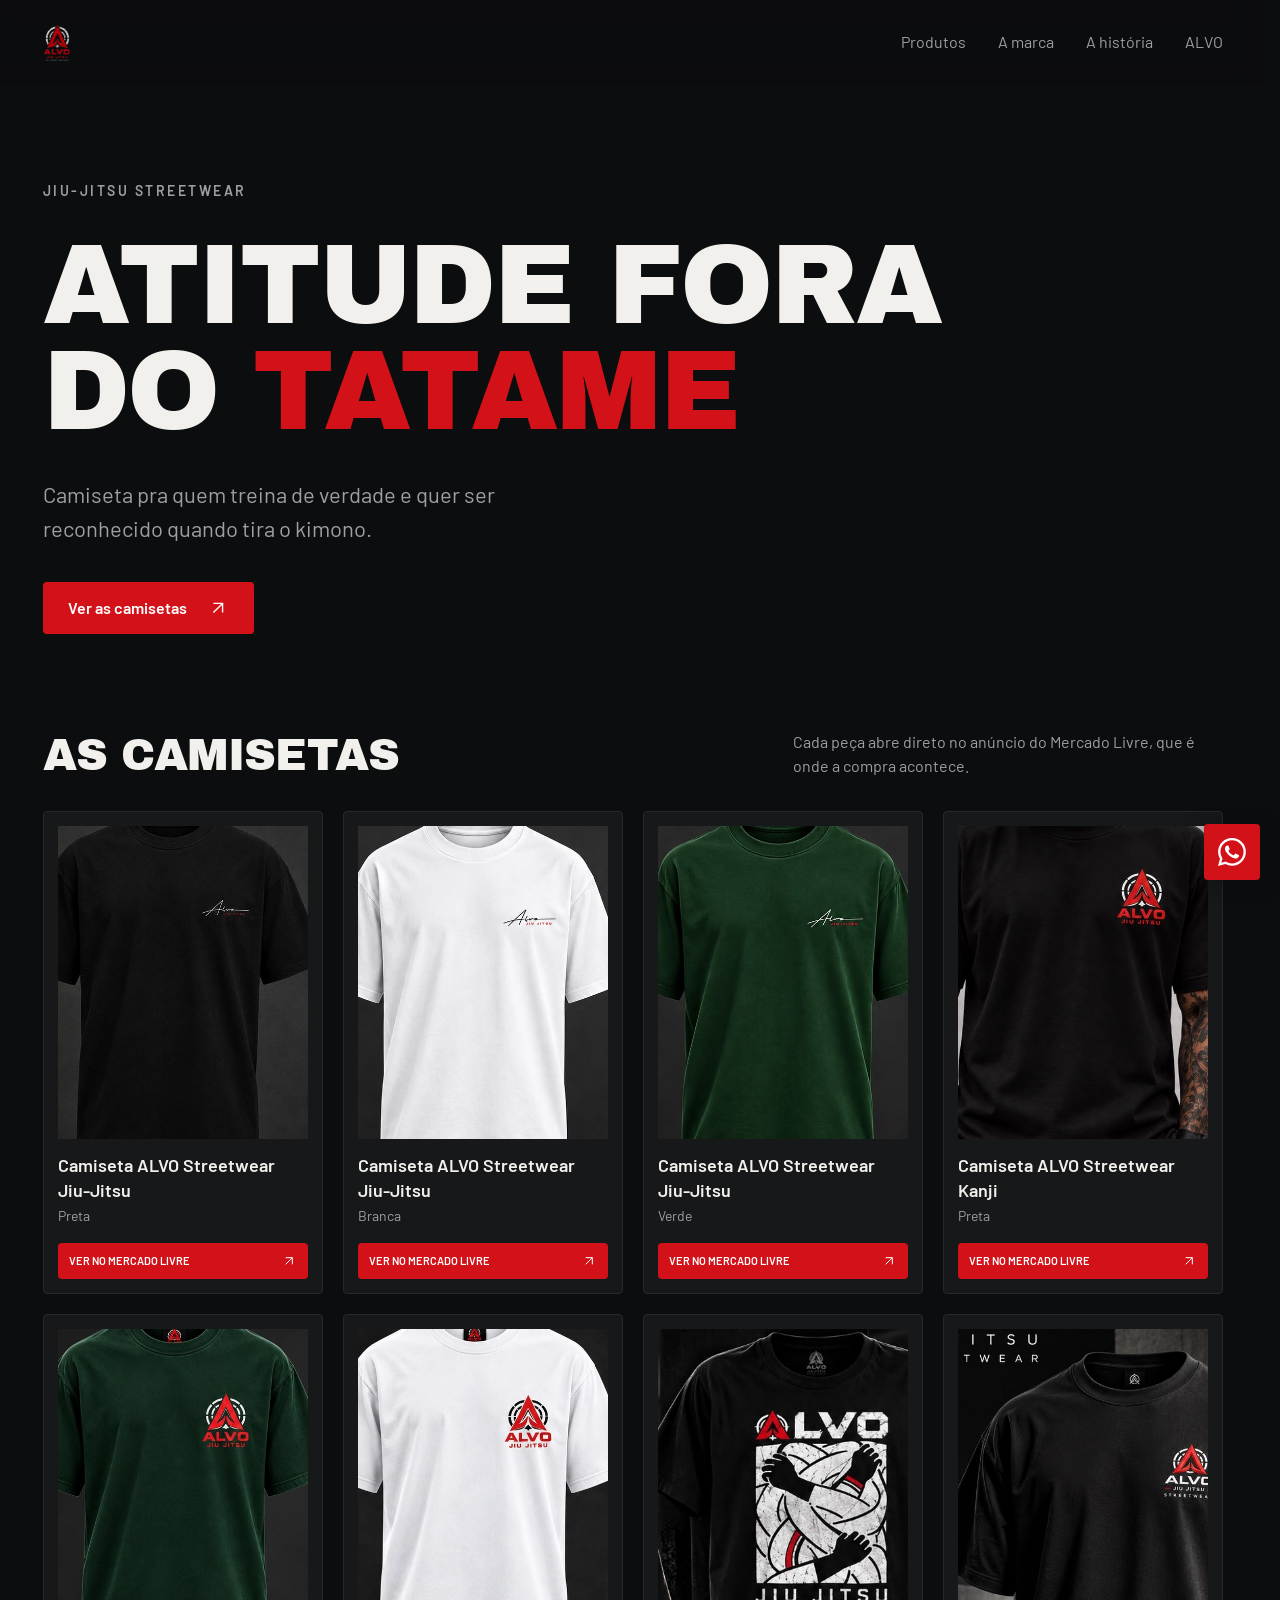
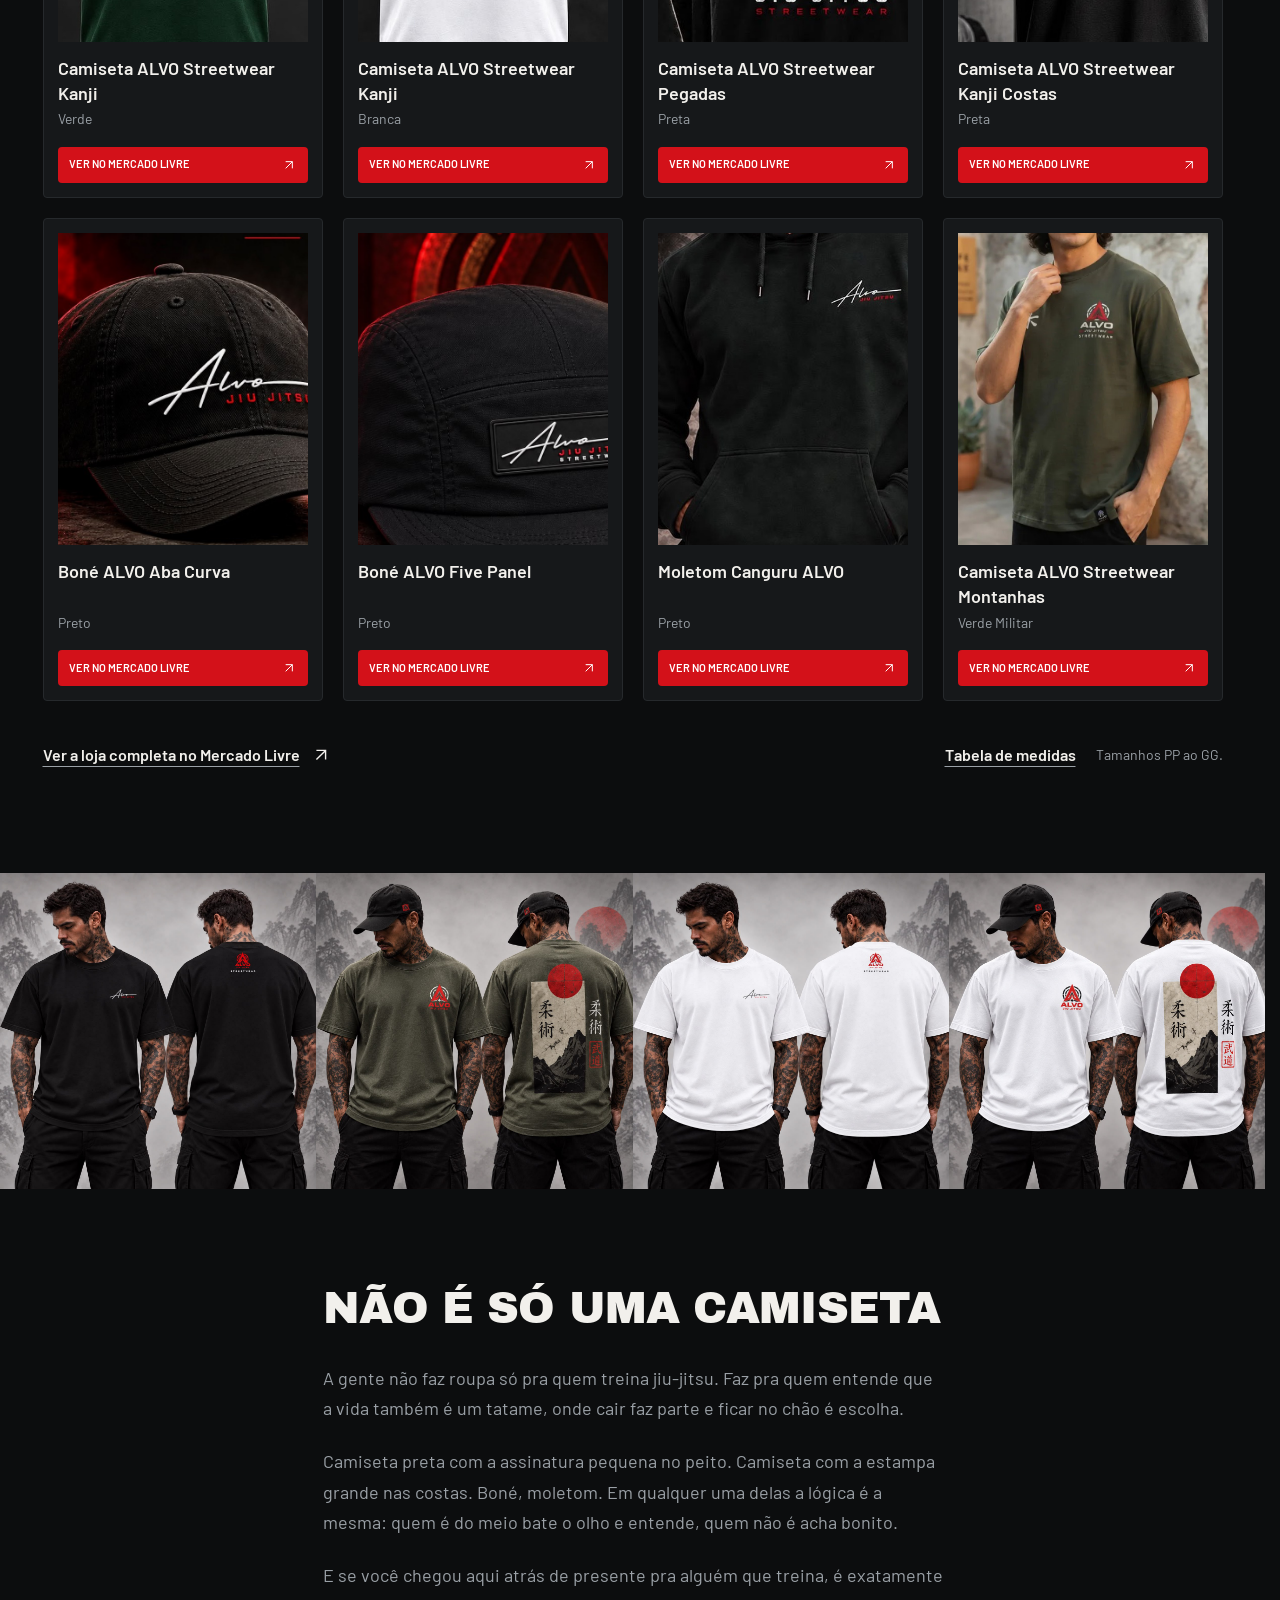
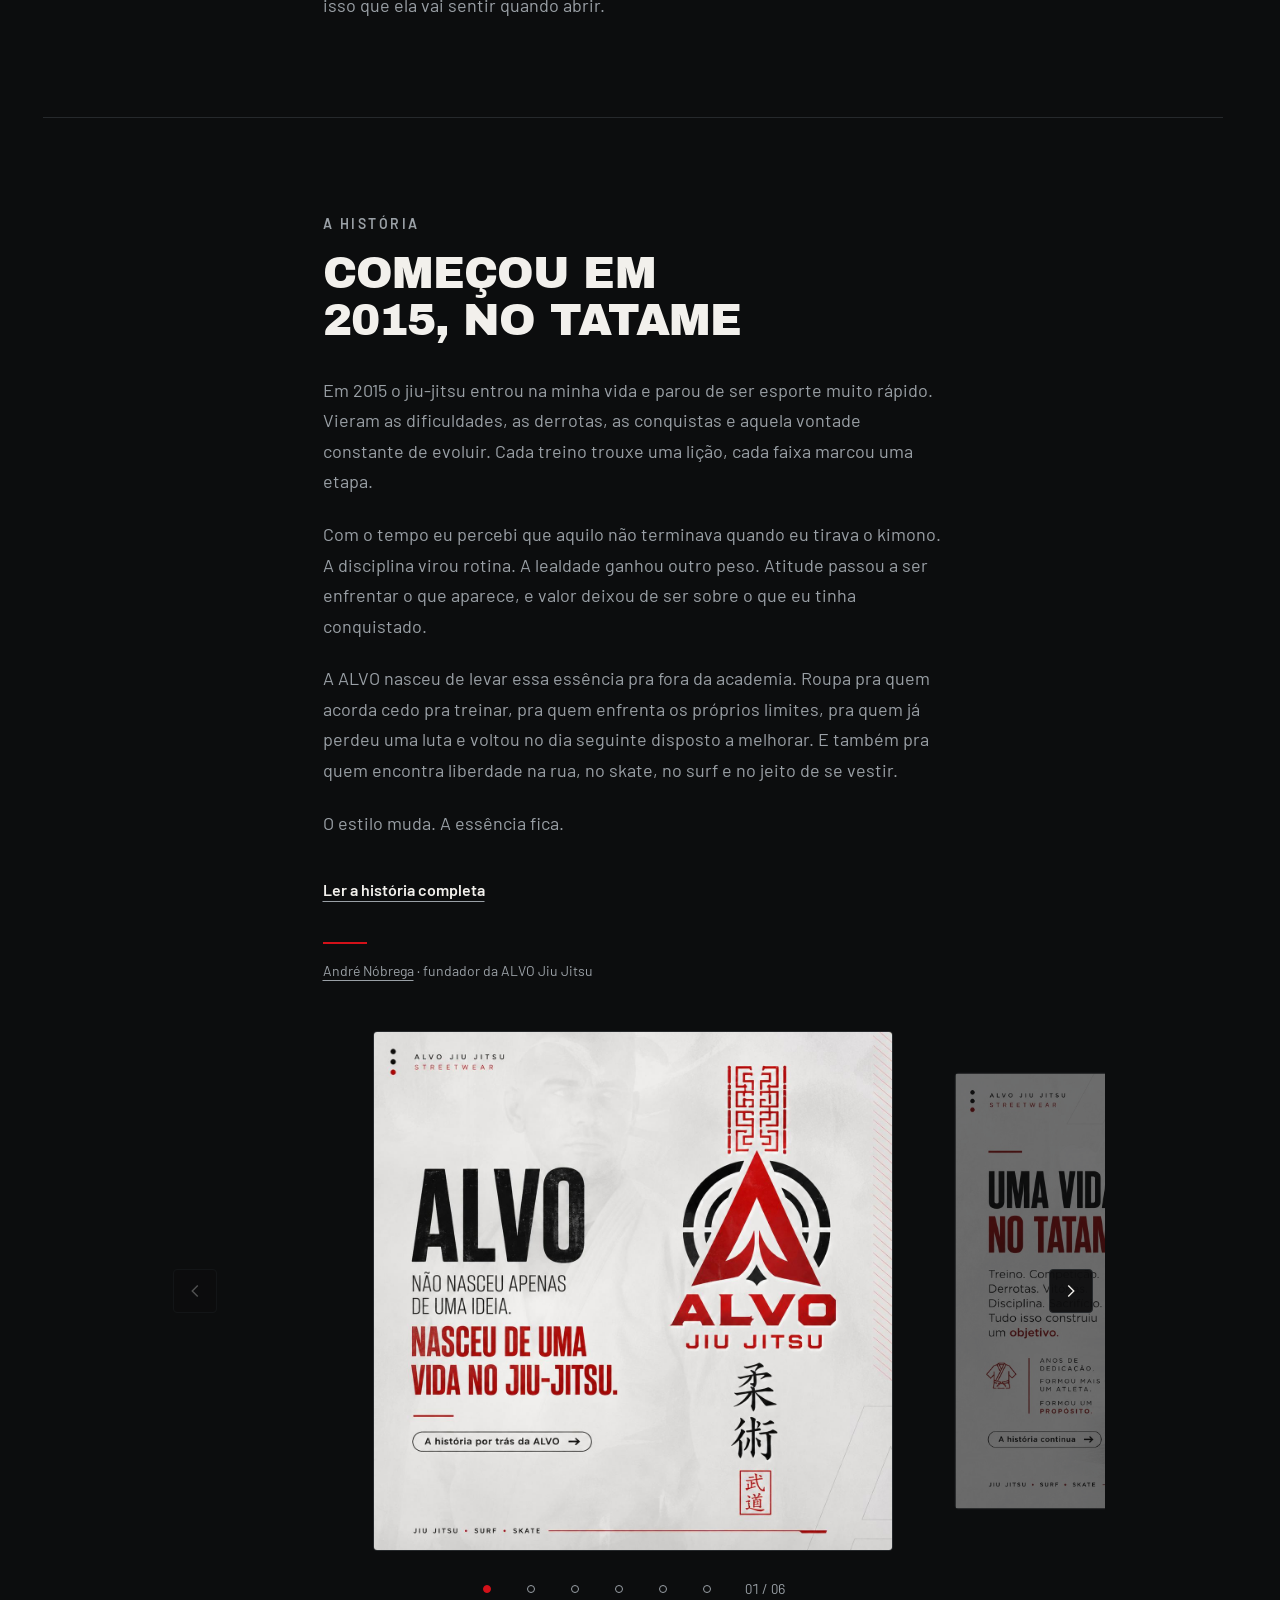
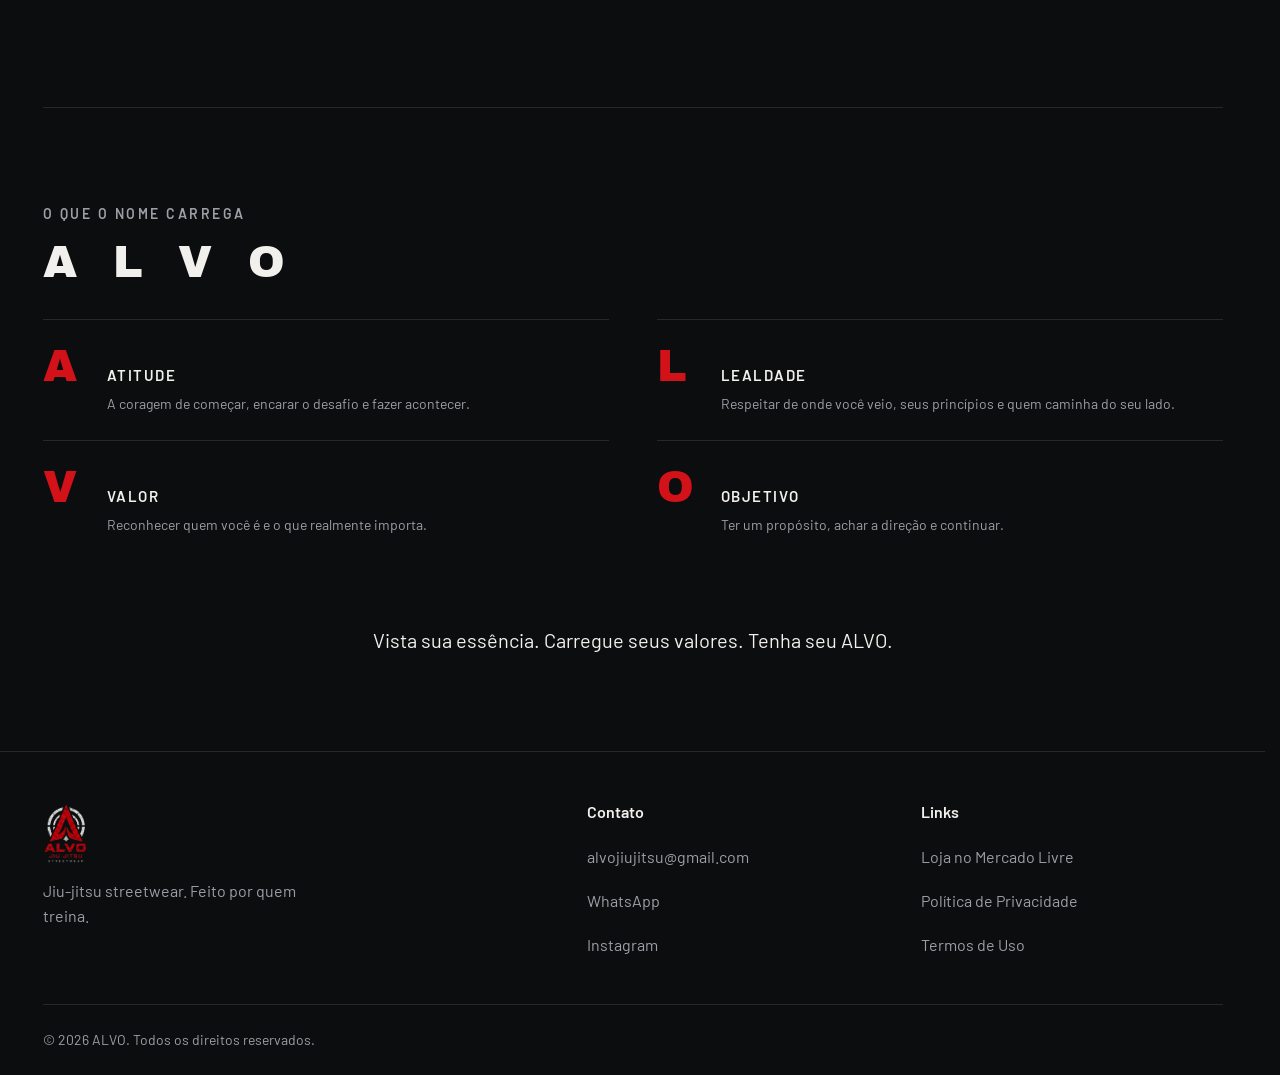
<file: index.html>
<!DOCTYPE html>
<html lang="pt-BR">
<head>
  <meta charset="UTF-8">
  <meta name="viewport" content="width=device-width, initial-scale=1, viewport-fit=cover">
  <meta name="theme-color" content="#0C0D0E">
  <title>ALVO · Camisetas de jiu-jitsu streetwear</title>
  <meta name="description" content="Camisetas de jiu-jitsu pra quem treina de verdade. Compra direto no Mercado Livre.">
  <meta property="og:type" content="website">
  <meta property="og:locale" content="pt_BR">
  <meta property="og:site_name" content="ALVO Jiu Jitsu Streetwear">
  <meta property="og:title" content="ALVO · Camisetas de jiu-jitsu streetwear">
  <meta property="og:description" content="Camisetas de jiu-jitsu pra quem treina de verdade. Compra direto no Mercado Livre.">
  <meta property="og:url" content="https://pedrommalheiros.github.io/alvo/">
  <meta property="og:image" content="https://pedrommalheiros.github.io/alvo/alvo-img/lifestyle-kanji-preta.jpg">
  <meta property="og:image:width" content="1254">
  <meta property="og:image:height" content="1254">
  <meta property="og:image:alt" content="Camiseta ALVO Kanji preta, frente e costas, usada fora do tatame">
  <meta name="twitter:card" content="summary_large_image">
  <meta name="twitter:title" content="ALVO · Camisetas de jiu-jitsu streetwear">
  <meta name="twitter:description" content="Camisetas de jiu-jitsu pra quem treina de verdade. Compra direto no Mercado Livre.">
  <meta name="twitter:image" content="https://pedrommalheiros.github.io/alvo/alvo-img/lifestyle-kanji-preta.jpg">
  <meta name="twitter:image:alt" content="Camiseta ALVO Kanji preta, frente e costas, usada fora do tatame">
  <link rel="canonical" href="https://pedrommalheiros.github.io/alvo/">
  <link rel="icon" type="image/svg+xml" href="data:image/svg+xml,%3Csvg xmlns='http://www.w3.org/2000/svg' viewBox='0 0 32 32'%3E%3Crect width='32' height='32' rx='4' fill='%230C0D0E'/%3E%3Cpath d='M4 26 12 6h8l8 20h-7l-1.4-4h-7.2L11 26zm10.1-9h3.8L16 11z' fill='%23F2F0EC'/%3E%3C/svg%3E">
  <link rel="preconnect" href="https://fonts.googleapis.com">
  <link rel="preconnect" href="https://fonts.gstatic.com" crossorigin>
  <link href="https://fonts.googleapis.com/css2?family=Archivo+Black&family=Barlow:wght@400;600&display=swap" rel="stylesheet">
  <link rel="stylesheet" href="styles.css">
  <script src="script.js" defer></script>
  <script type="application/ld+json">
{
    "@context": "https://schema.org",
    "@type": "Organization",
    "name": "ALVO Jiu Jitsu Streetwear",
    "description": "Marca de streetwear de jiu-jitsu.",
    "logo": "alvo-img/logo-alvo.png",
    "sameAs": [
        "https://www.instagram.com/alvojiujitsu/"
    ]
}
  </script>
</head>
<body>
  <a class="skip-link" href="#main">Pular para o conteúdo</a>
  <header class="site-header" id="topo">
    <div class="container header-inner">
      <a class="brand-logo" href="#topo" aria-label="ALVO — início"><img src="alvo-img/logo-alvo.png" width="449" height="630" alt="ALVO Jiu Jitsu Streetwear" decoding="async"></a>
      <nav aria-label="Navegação principal">
        <a href="#camisetas">Produtos</a>
        <a href="#a-marca">A marca</a>
        <a href="#a-historia">A história</a>
        <a href="#o-nome">ALVO</a>
      </nav>
    </div>
  </header>

  <main id="main" tabindex="-1">
    <section class="hero container" aria-labelledby="hero-title">
      <p class="eyebrow">JIU-JITSU STREETWEAR</p>
      <h1 id="hero-title">ATITUDE FORA<br>DO <span>TATAME</span></h1>
      <p class="hero-description">Camiseta pra quem treina de verdade e quer ser reconhecido quando tira o kimono.</p>
      <a class="button button-solid hero-cta" href="#camisetas">Ver as camisetas <svg viewBox="0 0 24 24" fill="none" stroke="currentColor" stroke-width="1.5" aria-hidden="true"><path d="M7 17 17 7M7 7h10v10"/></svg></a>
    </section>

    <section class="products container" id="camisetas" aria-labelledby="products-title">
      <div class="section-heading">
        <h2 id="products-title">AS CAMISETAS</h2>
        <p>Cada peça abre direto no anúncio do Mercado Livre, que é onde a compra acontece.</p>
      </div>
      <div class="product-grid" id="product-grid">
        <article class="product-card">
          <button class="product-image" type="button" aria-label="Mostrar costas: Camiseta ALVO Streetwear Jiu-Jitsu preta" aria-pressed="false">
            <img class="product-front" src="alvo-img/produto-01-preta-frente.jpg" width="490" height="720" alt="Camiseta ALVO Streetwear Jiu-Jitsu preta, frente" loading="lazy" decoding="async">
            <img class="product-back" src="alvo-img/produto-01-preta-costas.jpg" width="490" height="720" alt="Camiseta ALVO Streetwear Jiu-Jitsu preta, costas" loading="lazy" decoding="async" aria-hidden="true">
          </button>
          <div class="product-details">
            <div class="product-heading">
              <h3 class="product-name">Camiseta ALVO Streetwear Jiu-Jitsu</h3>
              <p class="product-color">Preta</p>
            </div>
            <a class="button button-solid" href="https://www.mercadolivre.com.br/camiseta-alvo-streetwear-jiu-jitsu-preta/up/MLBU5161737891" target="_blank" rel="noopener noreferrer" aria-label="Ver no Mercado Livre: Camiseta ALVO Streetwear Jiu-Jitsu preta"><span class="product-cta-short" aria-hidden="true">Ver no ML</span><span class="product-cta-full" aria-hidden="true">Ver no Mercado Livre</span> <svg viewBox="0 0 24 24" fill="none" stroke="currentColor" stroke-width="1.5" aria-hidden="true"><path d="M7 17 17 7M7 7h10v10"/></svg></a>
          </div>
        </article>
        <article class="product-card">
          <button class="product-image" type="button" aria-label="Mostrar costas: Camiseta ALVO Streetwear Jiu-Jitsu branca" aria-pressed="false">
            <img class="product-front" src="alvo-img/produto-02-branca-frente.jpg" width="490" height="720" alt="Camiseta ALVO Streetwear Jiu-Jitsu branca, frente" loading="lazy" decoding="async">
            <img class="product-back" src="alvo-img/produto-02-branca-costas.jpg" width="490" height="720" alt="Camiseta ALVO Streetwear Jiu-Jitsu branca, costas" loading="lazy" decoding="async" aria-hidden="true">
          </button>
          <div class="product-details">
            <div class="product-heading">
              <h3 class="product-name">Camiseta ALVO Streetwear Jiu-Jitsu</h3>
              <p class="product-color">Branca</p>
            </div>
            <a class="button button-solid" href="https://www.mercadolivre.com.br/camiseta-alvo-streetwear-jiu-jitsu-branca/up/MLBU5161717263" target="_blank" rel="noopener noreferrer" aria-label="Ver no Mercado Livre: Camiseta ALVO Streetwear Jiu-Jitsu branca"><span class="product-cta-short" aria-hidden="true">Ver no ML</span><span class="product-cta-full" aria-hidden="true">Ver no Mercado Livre</span> <svg viewBox="0 0 24 24" fill="none" stroke="currentColor" stroke-width="1.5" aria-hidden="true"><path d="M7 17 17 7M7 7h10v10"/></svg></a>
          </div>
        </article>
        <article class="product-card">
          <button class="product-image" type="button" aria-label="Mostrar costas: Camiseta ALVO Streetwear Jiu-Jitsu verde" aria-pressed="false">
            <img class="product-front" src="alvo-img/produto-03-verde-frente.jpg" width="490" height="720" alt="Camiseta ALVO Streetwear Jiu-Jitsu verde, frente" loading="lazy" decoding="async">
            <img class="product-back" src="alvo-img/produto-03-verde-costas.jpg" width="490" height="720" alt="Camiseta ALVO Streetwear Jiu-Jitsu verde, costas" loading="lazy" decoding="async" aria-hidden="true">
          </button>
          <div class="product-details">
            <div class="product-heading">
              <h3 class="product-name">Camiseta ALVO Streetwear Jiu-Jitsu</h3>
              <p class="product-color">Verde</p>
            </div>
            <a class="button button-solid" href="https://www.mercadolivre.com.br/camiseta-alvo-streetwear-jiu-jitsu-verde/up/MLBU5197595836" target="_blank" rel="noopener noreferrer" aria-label="Ver no Mercado Livre: Camiseta ALVO Streetwear Jiu-Jitsu verde"><span class="product-cta-short" aria-hidden="true">Ver no ML</span><span class="product-cta-full" aria-hidden="true">Ver no Mercado Livre</span> <svg viewBox="0 0 24 24" fill="none" stroke="currentColor" stroke-width="1.5" aria-hidden="true"><path d="M7 17 17 7M7 7h10v10"/></svg></a>
          </div>
        </article>
        <article class="product-card">
          <button class="product-image" type="button" aria-label="Mostrar costas: Camiseta ALVO Streetwear Kanji preta" aria-pressed="false">
            <img class="product-front" src="alvo-img/produto-04-kanji-preta-frente.jpg" width="490" height="720" alt="Camiseta ALVO Streetwear Kanji preta, frente" loading="lazy" decoding="async">
            <img class="product-back" src="alvo-img/produto-04-kanji-preta-costas.jpg" width="490" height="720" alt="Camiseta ALVO Streetwear Kanji preta, costas" loading="lazy" decoding="async" aria-hidden="true">
          </button>
          <div class="product-details">
            <div class="product-heading">
              <h3 class="product-name">Camiseta ALVO Streetwear Kanji</h3>
              <p class="product-color">Preta</p>
            </div>
            <a class="button button-solid" href="https://www.mercadolivre.com.br/camiseta-alvo-streetwear-jiu-jitsu-kanji-preto/up/MLBU5161854769" target="_blank" rel="noopener noreferrer" aria-label="Ver no Mercado Livre: Camiseta ALVO Streetwear Kanji preta"><span class="product-cta-short" aria-hidden="true">Ver no ML</span><span class="product-cta-full" aria-hidden="true">Ver no Mercado Livre</span> <svg viewBox="0 0 24 24" fill="none" stroke="currentColor" stroke-width="1.5" aria-hidden="true"><path d="M7 17 17 7M7 7h10v10"/></svg></a>
          </div>
        </article>
        <article class="product-card">
          <button class="product-image" type="button" aria-label="Mostrar costas: Camiseta ALVO Streetwear Kanji verde" aria-pressed="false">
            <img class="product-front" src="alvo-img/produto-05-kanji-verde-frente.jpg" width="490" height="720" alt="Camiseta ALVO Streetwear Kanji verde, frente" loading="lazy" decoding="async">
            <img class="product-back" src="alvo-img/produto-05-kanji-verde-costas.jpg" width="490" height="720" alt="Camiseta ALVO Streetwear Kanji verde, costas" loading="lazy" decoding="async" aria-hidden="true">
          </button>
          <div class="product-details">
            <div class="product-heading">
              <h3 class="product-name">Camiseta ALVO Streetwear Kanji</h3>
              <p class="product-color">Verde</p>
            </div>
            <a class="button button-solid" href="https://www.mercadolivre.com.br/camiseta-alvo-streetwear-jiu-jitsu-kanji-verde/up/MLBU5161901815" target="_blank" rel="noopener noreferrer" aria-label="Ver no Mercado Livre: Camiseta ALVO Streetwear Kanji verde"><span class="product-cta-short" aria-hidden="true">Ver no ML</span><span class="product-cta-full" aria-hidden="true">Ver no Mercado Livre</span> <svg viewBox="0 0 24 24" fill="none" stroke="currentColor" stroke-width="1.5" aria-hidden="true"><path d="M7 17 17 7M7 7h10v10"/></svg></a>
          </div>
        </article>
        <article class="product-card">
          <button class="product-image" type="button" aria-label="Mostrar costas: Camiseta ALVO Streetwear Kanji branca" aria-pressed="false">
            <img class="product-front" src="alvo-img/produto-06-kanji-branca-frente.jpg" width="490" height="720" alt="Camiseta ALVO Streetwear Kanji branca, frente" loading="lazy" decoding="async">
            <img class="product-back" src="alvo-img/produto-06-kanji-branca-costas.jpg" width="490" height="720" alt="Camiseta ALVO Streetwear Kanji branca, costas" loading="lazy" decoding="async" aria-hidden="true">
          </button>
          <div class="product-details">
            <div class="product-heading">
              <h3 class="product-name">Camiseta ALVO Streetwear Kanji</h3>
              <p class="product-color">Branca</p>
            </div>
            <a class="button button-solid" href="https://www.mercadolivre.com.br/camiseta-alvo-streetwear-jiu-jitsu-kanji-branca/up/MLBU5325699612" target="_blank" rel="noopener noreferrer" aria-label="Ver no Mercado Livre: Camiseta ALVO Streetwear Kanji branca"><span class="product-cta-short" aria-hidden="true">Ver no ML</span><span class="product-cta-full" aria-hidden="true">Ver no Mercado Livre</span> <svg viewBox="0 0 24 24" fill="none" stroke="currentColor" stroke-width="1.5" aria-hidden="true"><path d="M7 17 17 7M7 7h10v10"/></svg></a>
          </div>
        </article>
        <article class="product-card">
          <button class="product-image" type="button" aria-label="Mostrar foto vestida: Camiseta ALVO Streetwear Pegadas preta" aria-pressed="false" data-second-view="foto vestida">
            <img class="product-front" src="alvo-img/produto-07-pegadas-frente.jpg" alt="Camiseta ALVO Streetwear Pegadas preta, frente" loading="lazy" decoding="async">
            <img class="product-back" src="alvo-img/produto-07-pegadas-vestida.jpg" alt="Camiseta ALVO Streetwear Pegadas preta, vestida" loading="lazy" decoding="async" aria-hidden="true">
          </button>
          <div class="product-details">
            <div class="product-heading">
              <h3 class="product-name">Camiseta ALVO Streetwear Pegadas</h3>
              <p class="product-color">Preta</p>
            </div>
            <a class="button button-solid" href="https://www.mercadolivre.com.br/camiseta-alvo-jiu-jitsu-streetwear-pegadas/up/MLBU5286106797" target="_blank" rel="noopener noreferrer" aria-label="Ver no Mercado Livre: Camiseta ALVO Streetwear Pegadas preta"><span class="product-cta-short" aria-hidden="true">Ver no ML</span><span class="product-cta-full" aria-hidden="true">Ver no Mercado Livre</span> <svg viewBox="0 0 24 24" fill="none" stroke="currentColor" stroke-width="1.5" aria-hidden="true"><path d="M7 17 17 7M7 7h10v10"/></svg></a>
          </div>
        </article>
        <article class="product-card">
          <button class="product-image" type="button" aria-label="Mostrar costas: Camiseta ALVO Streetwear Kanji Costas preta" aria-pressed="false">
            <img class="product-front" src="alvo-img/produto-08-kanji-vertical-frente.jpg" alt="Camiseta ALVO Streetwear Kanji Costas preta, frente" loading="lazy" decoding="async">
            <img class="product-back" src="alvo-img/produto-08-kanji-vertical-costas.jpg" alt="Camiseta ALVO Streetwear Kanji Costas preta, costas" loading="lazy" decoding="async" aria-hidden="true">
          </button>
          <div class="product-details">
            <div class="product-heading">
              <h3 class="product-name">Camiseta ALVO Streetwear Kanji Costas</h3>
              <p class="product-color">Preta</p>
            </div>
            <a class="button button-solid" href="https://www.mercadolivre.com.br/camiseta-alvo-jiu-jitsu-streetwear-kanji-costas/up/MLBU5325763354" target="_blank" rel="noopener noreferrer" aria-label="Ver no Mercado Livre: Camiseta ALVO Streetwear Kanji Costas preta"><span class="product-cta-short" aria-hidden="true">Ver no ML</span><span class="product-cta-full" aria-hidden="true">Ver no Mercado Livre</span> <svg viewBox="0 0 24 24" fill="none" stroke="currentColor" stroke-width="1.5" aria-hidden="true"><path d="M7 17 17 7M7 7h10v10"/></svg></a>
          </div>
        </article>
        <article class="product-card">
          <button class="product-image" type="button" aria-label="Mostrar costas: Boné ALVO Aba Curva preto" aria-pressed="false">
            <img class="product-front" src="alvo-img/produto-09-bone-curva-frente.jpg" alt="Boné ALVO Aba Curva preto, frente" loading="lazy" decoding="async">
            <img class="product-back" src="alvo-img/produto-09-bone-curva-costas.jpg" alt="Boné ALVO Aba Curva preto, costas" loading="lazy" decoding="async" aria-hidden="true">
          </button>
          <div class="product-details">
            <div class="product-heading">
              <h3 class="product-name">Boné ALVO Aba Curva</h3>
              <p class="product-color">Preto</p>
            </div>
            <a class="button button-solid" href="https://www.mercadolivre.com.br/alvo-jiu-jitsu-streetwear-bone-de-aba-curva/up/MLBU5265708281" target="_blank" rel="noopener noreferrer" aria-label="Ver no Mercado Livre: Boné ALVO Aba Curva preto"><span class="product-cta-short" aria-hidden="true">Ver no ML</span><span class="product-cta-full" aria-hidden="true">Ver no Mercado Livre</span> <svg viewBox="0 0 24 24" fill="none" stroke="currentColor" stroke-width="1.5" aria-hidden="true"><path d="M7 17 17 7M7 7h10v10"/></svg></a>
          </div>
        </article>
        <article class="product-card">
          <button class="product-image" type="button" aria-label="Mostrar costas: Boné ALVO Five Panel preto" aria-pressed="false">
            <img class="product-front" src="alvo-img/produto-10-bone-five-panel-frente.jpg" alt="Boné ALVO Five Panel preto, frente" loading="lazy" decoding="async">
            <img class="product-back" src="alvo-img/produto-10-bone-five-panel-costas.jpg" alt="Boné ALVO Five Panel preto, costas" loading="lazy" decoding="async" aria-hidden="true">
          </button>
          <div class="product-details">
            <div class="product-heading">
              <h3 class="product-name">Boné ALVO Five Panel</h3>
              <p class="product-color">Preto</p>
            </div>
            <a class="button button-solid" href="https://www.mercadolivre.com.br/bone-five-panel-alvo-jiu-jitsu-streetwear-preto-aba-reta/up/MLBU5299636806" target="_blank" rel="noopener noreferrer" aria-label="Ver no Mercado Livre: Boné ALVO Five Panel preto"><span class="product-cta-short" aria-hidden="true">Ver no ML</span><span class="product-cta-full" aria-hidden="true">Ver no Mercado Livre</span> <svg viewBox="0 0 24 24" fill="none" stroke="currentColor" stroke-width="1.5" aria-hidden="true"><path d="M7 17 17 7M7 7h10v10"/></svg></a>
          </div>
        </article>
        <article class="product-card">
          <button class="product-image" type="button" aria-label="Mostrar costas: Moletom Canguru ALVO preto" aria-pressed="false">
            <img class="product-front" src="alvo-img/produto-11-moletom-frente.jpg" alt="Moletom Canguru ALVO preto, frente" loading="lazy" decoding="async">
            <img class="product-back" src="alvo-img/produto-11-moletom-costas.jpg" alt="Moletom Canguru ALVO preto, costas" loading="lazy" decoding="async" aria-hidden="true">
          </button>
          <div class="product-details">
            <div class="product-heading">
              <h3 class="product-name">Moletom Canguru ALVO</h3>
              <p class="product-color">Preto</p>
            </div>
            <a class="button button-solid" href="https://www.mercadolivre.com.br/moletom-canguru-alvo-jiu-jitsu-streetwear/up/MLBU5286331511" target="_blank" rel="noopener noreferrer" aria-label="Ver no Mercado Livre: Moletom Canguru ALVO preto"><span class="product-cta-short" aria-hidden="true">Ver no ML</span><span class="product-cta-full" aria-hidden="true">Ver no Mercado Livre</span> <svg viewBox="0 0 24 24" fill="none" stroke="currentColor" stroke-width="1.5" aria-hidden="true"><path d="M7 17 17 7M7 7h10v10"/></svg></a>
          </div>
        </article>
        <article class="product-card">
          <button class="product-image" type="button" aria-label="Mostrar costas: Camiseta ALVO Streetwear Montanhas verde militar" aria-pressed="false">
            <img class="product-front" src="alvo-img/produto-12-montanhas-frente.jpg" alt="Camiseta ALVO Streetwear Montanhas verde militar, frente" loading="lazy" decoding="async">
            <img class="product-back" src="alvo-img/produto-12-montanhas-costas.jpg" alt="Camiseta ALVO Streetwear Montanhas verde militar, costas" loading="lazy" decoding="async" aria-hidden="true">
          </button>
          <div class="product-details">
            <div class="product-heading">
              <h3 class="product-name">Camiseta ALVO Streetwear Montanhas</h3>
              <p class="product-color">Verde Militar</p>
            </div>
            <a class="button button-solid" href="https://www.mercadolivre.com.br/camiseta-alvo-jiu-jitsu-streetwear-montanhas/up/MLBU5325717372" target="_blank" rel="noopener noreferrer" aria-label="Ver no Mercado Livre: Camiseta ALVO Streetwear Montanhas verde militar"><span class="product-cta-short" aria-hidden="true">Ver no ML</span><span class="product-cta-full" aria-hidden="true">Ver no Mercado Livre</span> <svg viewBox="0 0 24 24" fill="none" stroke="currentColor" stroke-width="1.5" aria-hidden="true"><path d="M7 17 17 7M7 7h10v10"/></svg></a>
          </div>
        </article>
      </div>
      <noscript><p>Para ver todas as camisetas, <a href="https://www.mercadolivre.com.br/pagina/alvojiujitsu" target="_blank" rel="noopener noreferrer">visite a loja no Mercado Livre</a>.</p></noscript>
      <div class="product-links">
        <a class="text-link store-link" href="https://www.mercadolivre.com.br/pagina/alvojiujitsu" target="_blank" rel="noopener noreferrer">Ver a loja completa no Mercado Livre <svg viewBox="0 0 24 24" fill="none" stroke="currentColor" stroke-width="1.5" aria-hidden="true"><path d="M7 17 17 7M7 7h10v10"/></svg></a>
        <div class="sizes">
          <button class="text-link" type="button" data-dialog="size-dialog" aria-haspopup="dialog">Tabela de medidas</button>
          <span>Tamanhos PP ao GG.</span>
        </div>
      </div>
    </section>

    <div class="lifestyle-band" role="region" aria-label="Camisetas ALVO fora do tatame" tabindex="0">
      <img src="alvo-img/lifestyle-preta.jpg" width="1254" height="1254" loading="lazy" decoding="async" alt="Camiseta ALVO preta, frente e costas, em dois modelos">
      <img src="alvo-img/lifestyle-kanji-verde.jpg" width="1254" height="1254" loading="lazy" decoding="async" alt="Camiseta ALVO Kanji verde com estampa nas costas, em dois modelos">
      <img src="alvo-img/lifestyle-branca.jpg" width="1254" height="1254" loading="lazy" decoding="async" alt="Camiseta ALVO branca, frente e costas, em dois modelos">
      <img src="alvo-img/lifestyle-kanji-branca.jpg" width="1254" height="1254" loading="lazy" decoding="async" alt="Camiseta ALVO Kanji branca com estampa nas costas, em dois modelos">
    </div>

    <section class="brand-section container" id="a-marca" aria-labelledby="brand-title">
      <div class="text-column">
        <h2 id="brand-title">NÃO É SÓ UMA CAMISETA</h2>
        <div class="body-copy">
          <p>A gente não faz roupa só pra quem treina jiu-jitsu. Faz pra quem entende que a vida também é um tatame, onde cair faz parte e ficar no chão é escolha.</p>
          <p>Camiseta preta com a assinatura pequena no peito. Camiseta com a estampa grande nas costas. Boné, moletom. Em qualquer uma delas a lógica é a mesma: quem é do meio bate o olho e entende, quem não é acha bonito.</p>
          <p>E se você chegou aqui atrás de presente pra alguém que treina, é exatamente isso que ela vai sentir quando abrir.</p>
        </div>
      </div>
    </section>

    <section class="story-section container" id="a-historia" aria-labelledby="story-title">
      <div class="text-column">
        <div class="story-heading">
          <p class="eyebrow">A HISTÓRIA</p>
          <h2 id="story-title">COMEÇOU EM 2015, NO TATAME</h2>
        </div>
        <div class="body-copy">
          <p>Em 2015 o jiu-jitsu entrou na minha vida e parou de ser esporte muito rápido. Vieram as dificuldades, as derrotas, as conquistas e aquela vontade constante de evoluir. Cada treino trouxe uma lição, cada faixa marcou uma etapa.</p>
          <p>Com o tempo eu percebi que aquilo não terminava quando eu tirava o kimono. A disciplina virou rotina. A lealdade ganhou outro peso. Atitude passou a ser enfrentar o que aparece, e valor deixou de ser sobre o que eu tinha conquistado.</p>
          <p>A ALVO nasceu de levar essa essência pra fora da academia. Roupa pra quem acorda cedo pra treinar, pra quem enfrenta os próprios limites, pra quem já perdeu uma luta e voltou no dia seguinte disposto a melhorar. E também pra quem encontra liberdade na rua, no skate, no surf e no jeito de se vestir.</p>
          <p>O estilo muda. A essência fica.</p>
        </div>
        <details class="story-more">
          <summary class="text-link"><span class="story-more-open">Ler a história completa</span><span class="story-more-close">Fechar</span></summary>
          <div class="body-copy story-full">
            <h3>O NASCIMENTO DA ALVO</h3>
            <p>A ALVO Jiu Jitsu nasceu da vontade de levar a essência do tatame para além da academia. Criar roupas que representassem nossa identidade, nossa história e aquilo em que acreditamos.</p>
            <p>Uma marca para quem acorda cedo para treinar, para quem enfrenta seus próprios limites, para quem já perdeu uma luta e voltou no dia seguinte disposto a melhorar. Mas também para quem encontra liberdade nas ruas, no skate, no surf e na maneira de se vestir.</p>
            <p>Porque o estilo pode mudar, mas a essência permanece.</p>
            <h3>NOSSA ESSÊNCIA</h3>
            <p>Não criamos apenas roupas para quem pratica Jiu-Jitsu. Criamos uma marca para quem entende que a vida também é um tatame. Que cair faz parte, mas permanecer no chão não precisa ser uma escolha.</p>
            <p>Cada peça carrega um pouco dessa história. Cada detalhe representa uma identidade. E cada pessoa que veste ALVO passa a fazer parte dela.</p>
          </div>
        </details>
        <p class="story-attribution"><a href="https://www.instagram.com/nobrega.bjj/" target="_blank" rel="noopener noreferrer">André Nóbrega</a> · fundador da ALVO Jiu Jitsu</p>
      </div>

      <div class="story-carousel" data-story-carousel>
        <div class="story-stage">
          <div class="story-track" id="story-track" tabindex="0" role="region" aria-label="História da ALVO">
            <div class="story-slide">
              <button class="story-slide-button" type="button" tabindex="-1">
                <img src="alvo-img/historia-1.jpg" width="1254" height="1254" loading="eager" decoding="async" alt="ALVO não nasceu apenas de uma ideia, nasceu de uma vida no jiu-jitsu">
              </button>
            </div>
            <div class="story-slide">
              <button class="story-slide-button" type="button" tabindex="-1">
                <img src="alvo-img/historia-2.jpg" width="1254" height="1254" loading="lazy" decoding="async" alt="Uma vida no tatame: treino, competição, derrotas e vitórias">
              </button>
            </div>
            <div class="story-slide">
              <button class="story-slide-button" type="button" tabindex="-1">
                <img src="alvo-img/historia-3.jpg" width="1254" height="1254" loading="lazy" decoding="async" alt="O jiu-jitsu saiu do tatame e foi para a rua, o mar e o skate">
              </button>
            </div>
            <div class="story-slide">
              <button class="story-slide-button" type="button" tabindex="-1">
                <img src="alvo-img/historia-4.jpg" width="1254" height="1254" loading="lazy" decoding="async" alt="Em 2024 nasceu a ideia de criar uma marca para esse estilo de vida">
              </button>
            </div>
            <div class="story-slide">
              <button class="story-slide-button" type="button" tabindex="-1">
                <img src="alvo-img/historia-5.jpg" width="1254" height="1254" loading="lazy" decoding="async" alt="ALVO: atitude, lealdade, valor e objetivo">
              </button>
            </div>
            <div class="story-slide">
              <button class="story-slide-button" type="button" tabindex="-1">
                <img src="alvo-img/historia-6.jpg" width="1254" height="1254" loading="lazy" decoding="async" alt="A linha ALVO: moletom, camiseta, boné e shorts">
              </button>
            </div>
          </div>
          <button class="carousel-arrow carousel-prev" type="button" aria-label="Imagem anterior" aria-controls="story-track" disabled hidden><svg viewBox="0 0 24 24" fill="none" stroke="currentColor" stroke-width="1.5" aria-hidden="true"><path d="m15 6-6 6 6 6"/></svg></button>
          <button class="carousel-arrow carousel-next" type="button" aria-label="Próxima imagem" aria-controls="story-track" hidden><svg viewBox="0 0 24 24" fill="none" stroke="currentColor" stroke-width="1.5" aria-hidden="true"><path d="m9 6 6 6-6 6"/></svg></button>
        </div>
        <div class="carousel-pagination" hidden>
          <div class="carousel-dots" role="group" aria-label="Escolher imagem da história">
            <button class="carousel-dot" type="button" aria-label="Ver imagem 1 de 6" aria-controls="story-track" aria-current="true"></button>
            <button class="carousel-dot" type="button" aria-label="Ver imagem 2 de 6" aria-controls="story-track" aria-current="false"></button>
            <button class="carousel-dot" type="button" aria-label="Ver imagem 3 de 6" aria-controls="story-track" aria-current="false"></button>
            <button class="carousel-dot" type="button" aria-label="Ver imagem 4 de 6" aria-controls="story-track" aria-current="false"></button>
            <button class="carousel-dot" type="button" aria-label="Ver imagem 5 de 6" aria-controls="story-track" aria-current="false"></button>
            <button class="carousel-dot" type="button" aria-label="Ver imagem 6 de 6" aria-controls="story-track" aria-current="false"></button>
          </div>
          <output class="carousel-counter" aria-live="polite" aria-atomic="true">01 / 06</output>
        </div>
      </div>
    </section>

    <section class="name-section container" id="o-nome" aria-labelledby="name-title">
      <div class="name-heading">
        <p class="eyebrow">O QUE O NOME CARREGA</p>
        <h2 id="name-title">A L V O</h2>
      </div>
      <div class="values-grid">
        <div class="value-row">
          <span class="value-letter" aria-hidden="true">A</span>
          <div class="value-copy">
            <h3>ATITUDE</h3>
            <p>A coragem de começar, encarar o desafio e fazer acontecer.</p>
          </div>
        </div>
        <div class="value-row">
          <span class="value-letter" aria-hidden="true">L</span>
          <div class="value-copy">
            <h3>LEALDADE</h3>
            <p>Respeitar de onde você veio, seus princípios e quem caminha do seu lado.</p>
          </div>
        </div>
        <div class="value-row">
          <span class="value-letter" aria-hidden="true">V</span>
          <div class="value-copy">
            <h3>VALOR</h3>
            <p>Reconhecer quem você é e o que realmente importa.</p>
          </div>
        </div>
        <div class="value-row">
          <span class="value-letter" aria-hidden="true">O</span>
          <div class="value-copy">
            <h3>OBJETIVO</h3>
            <p>Ter um propósito, achar a direção e continuar.</p>
          </div>
        </div>
      </div>
      <p class="values-closing">Vista sua essência. Carregue seus valores. Tenha seu ALVO.</p>
    </section>
  </main>

  <footer class="site-footer">
    <div class="container">
      <div class="footer-grid">
        <div class="footer-brand">
          <a class="brand-logo footer-logo" href="#topo" aria-label="ALVO — voltar ao início"><img src="alvo-img/logo-alvo.png" width="449" height="630" alt="ALVO Jiu Jitsu Streetwear" loading="lazy" decoding="async"></a>
          <p>Jiu-jitsu streetwear. Feito por quem treina.</p>
        </div>
        <div class="footer-group">
          <h2>Contato</h2>
          <a href="mailto:alvojiujitsu@gmail.com" target="_blank" rel="noopener noreferrer">alvojiujitsu@gmail.com</a>
          <a href="https://wa.me/5551996106804?text=Oi!%20Vim%20pelo%20site%20da%20ALVO." target="_blank" rel="noopener noreferrer">WhatsApp</a>
          <a href="https://www.instagram.com/alvojiujitsu/" target="_blank" rel="noopener noreferrer">Instagram</a>
        </div>
        <div class="footer-group">
          <h2>Links</h2>
          <a href="https://www.mercadolivre.com.br/pagina/alvojiujitsu" target="_blank" rel="noopener noreferrer">Loja no Mercado Livre</a>
          <button type="button" data-dialog="legal-dialog" data-legal="Política de Privacidade" aria-haspopup="dialog">Política de Privacidade</button>
          <button type="button" data-dialog="legal-dialog" data-legal="Termos de Uso" aria-haspopup="dialog">Termos de Uso</button>
        </div>
      </div>
      <p class="copyright">© 2026 ALVO. Todos os direitos reservados.</p>
    </div>
  </footer>

  <a class="button button-solid whatsapp-float" href="https://wa.me/5551996106804" target="_blank" rel="noopener noreferrer" aria-label="Falar com a ALVO pelo WhatsApp" title="Falar pelo WhatsApp">
    <svg viewBox="0 0 16 16" fill="currentColor" aria-hidden="true" focusable="false"><path d="M13.601 2.326A7.854 7.854 0 0 0 7.994 0C3.627 0 .068 3.558 .064 7.926c0 1.399 .366 2.76 1.057 3.965L0 16l4.204-1.102a7.93 7.93 0 0 0 3.79.965h.004c4.368 0 7.926-3.558 7.93-7.93a7.898 7.898 0 0 0-2.327-5.607zM7.994 14.521a6.573 6.573 0 0 1-3.356-.92l-.24-.144-2.494.654.666-2.433-.156-.25a6.56 6.56 0 0 1-1.007-3.505c0-3.626 2.957-6.583 6.591-6.583a6.56 6.56 0 0 1 4.66 1.931 6.557 6.557 0 0 1 1.928 4.66c-.008 3.639-2.965 6.59-6.592 6.59zm3.615-4.934c-.197-.099-1.17-.578-1.353-.646-.182-.065-.315-.099-.444.099-.133.197-.513.646-.627.775-.114.133-.232.148-.43.05-.197-.1-.836-.308-1.592-.985-.59-.525-.984-1.174-1.102-1.372-.114-.197-.011-.304.088-.403.087-.087.197-.232.296-.346.1-.114.133-.197.198-.33.065-.133.034-.247-.015-.346-.05-.099-.445-1.076-.612-1.471-.16-.388-.323-.335-.444-.342-.114-.008-.247-.008-.38-.008a.729.729 0 0 0-.529.247c-.182.198-.691.677-.691 1.654s.71 1.916.81 2.049c.098.133 1.394 2.132 3.383 2.992.47.205.84.326 1.129.418.475.152.904.13 1.246.08.38-.057 1.17-.479 1.338-.943.167-.464.167-.86.118-.943-.05-.084-.183-.133-.38-.232z"/></svg>
  </a>

  <dialog class="size-dialog" id="size-dialog" aria-labelledby="size-title">
    <div class="dialog-header">
      <h2 id="size-title">Tabela de medidas</h2>
      <button class="dialog-close" type="button" aria-label="Fechar tabela de medidas" data-close autofocus><svg viewBox="0 0 24 24" fill="none" stroke="currentColor" stroke-width="1.5" aria-hidden="true"><path d="m6 6 12 12M6 18 18 6"/></svg></button>
    </div>
    <div class="size-image-wrap"><img src="alvo-img/tabela-de-medidas.jpg" width="1254" height="1254" loading="lazy" alt="Tabela de medidas das camisetas ALVO, do PP ao GG, com instruções de medição" decoding="async"></div>
  </dialog>

  <dialog class="legal-dialog" id="legal-dialog" aria-label="Política de Privacidade">
    <button class="dialog-close" type="button" aria-label="Fechar" data-close autofocus><svg viewBox="0 0 24 24" fill="none" stroke="currentColor" stroke-width="1.5" aria-hidden="true"><path d="m6 6 12 12M6 18 18 6"/></svg></button>
    <p>[CONTEÚDO A DEFINIR — LGPD]</p>
  </dialog>
</body>
</html>
</file>
<file: styles.css>
:root {
  --ink: #0C0D0E;
  --surface: #16181A;
  --line: #26292C;
  --chalk: #F2F0EC;
  --muted: #9AA0A6;
  --accent: #D31119;
  --accent-hi: #EE2630;
  --on-accent: #FFFFFF;
  --display: "Archivo Black", "Arial Black", Impact, sans-serif;
  --body: "Barlow", "Arial", sans-serif;
  --radius: 4px;
  --gutter: 20px;
  --section-space: 64px;
  color-scheme: dark;
}

*, *::before, *::after { box-sizing: border-box; }
html { scroll-behavior: smooth; scroll-padding-top: 96px; scrollbar-gutter: stable; }
body { margin: 0; background: var(--ink); color: var(--chalk); font-family: var(--body); font-size: 1rem; line-height: 1.6; -webkit-font-smoothing: antialiased; }
body.has-dialog { overflow: hidden; }
button, a { -webkit-tap-highlight-color: transparent; }
button { font: inherit; color: inherit; cursor: pointer; }
button, input { border-radius: var(--radius); }
button, h1, h2, h3, p { margin: 0; }
button { border: 0; }
a { color: inherit; text-decoration: none; }
img { display: block; max-width: 100%; object-fit: cover; object-position: center; }
svg { display: block; width: 22px; height: 22px; flex-shrink: 0; }
h1, h2 { font-family: var(--display); font-weight: 400; letter-spacing: -.02em; line-height: 1.08; text-wrap: balance; }
h2 { font-size: 1.875rem; }
:focus-visible { outline: 2px solid var(--accent); outline-offset: 5px; }
main:focus { outline: 0; }
.container { width: min(100% - var(--gutter) * 2, 1180px); margin-inline: auto; }
.skip-link { position: fixed; z-index: 100; top: 8px; left: 20px; min-height: 44px; padding: 10px 18px; background: var(--chalk); color: var(--ink); transform: translateY(-160%); border-radius: var(--radius); }
.skip-link:focus { transform: translateY(0); }
.skip-link:hover { text-decoration: underline; }
.eyebrow { font-size: .875rem; line-height: 1.4; letter-spacing: .18em; color: var(--muted); font-weight: 600; }

.site-header { position: sticky; top: env(safe-area-inset-top, 0px); z-index: 20; padding-top: env(safe-area-inset-top, 0px); background: color-mix(in srgb, var(--ink) 92%, transparent); backdrop-filter: blur(12px); -webkit-backdrop-filter: blur(12px); border-bottom: 1px solid transparent; transition: border-color 200ms ease; }
.site-header.is-scrolled { border-bottom-color: var(--line); }
.header-inner { display: flex; justify-content: space-between; align-items: center; min-height: 76px; gap: 18px; flex-wrap: wrap; }
.brand-logo { display: inline-flex; align-items: center; width: fit-content; min-height: 44px; flex-shrink: 0; border-radius: var(--radius); transition: opacity 200ms ease; }
.brand-logo img { height: 34px; width: auto; }
.brand-logo:hover { opacity: .85; }
nav { display: flex; gap: 16px; align-items: center; }
nav a { display: flex; align-items: center; min-height: 44px; font-size: .875rem; line-height: 1.25; color: var(--muted); position: relative; transition: color 200ms ease; }
nav a::after { content: ""; position: absolute; height: 1px; background: var(--accent); inset: auto 0 2px; transform: scaleX(0); transform-origin: left; transition: transform 200ms ease; }
nav a:hover, nav a:focus-visible, nav a[aria-current] { color: var(--chalk); }
nav a:hover::after, nav a[aria-current]::after { transform: scaleX(1); }

.hero { display: flex; flex-direction: column; align-items: flex-start; gap: 28px; padding-block: var(--section-space); }
.hero h1 { max-width: 100%; overflow-wrap: anywhere; font-size: clamp(2.75rem, 11vw, 7rem); line-height: .95; letter-spacing: -.02em; }
.hero h1 span { color: var(--accent); }
.hero-description { max-width: 480px; font-size: 1.125rem; line-height: 1.55; color: var(--muted); }
.button { display: inline-flex; gap: 20px; align-items: center; justify-content: center; min-height: 52px; padding: 13px 24px; width: fit-content; border: 1px solid transparent; border-radius: var(--radius); font-size: 1rem; line-height: 1.35; font-weight: 600; transition: transform 200ms ease, background-color 200ms ease, border-color 200ms ease, filter 200ms ease; }
.button:hover { transform: translateY(-1px); filter: brightness(1.06); }
.button-solid { background: var(--accent); color: var(--on-accent); }
.button-solid:hover { background: color-mix(in srgb, var(--accent) 80%, var(--accent-hi)); }
.button-outline { border-color: var(--chalk); background: transparent; color: var(--chalk); }
.button-outline:hover { background: var(--surface); border-color: var(--accent); }
.whatsapp-float { position: fixed; z-index: 30; right: max(20px, env(safe-area-inset-right, 0px)); bottom: calc(20px + env(safe-area-inset-bottom, 0px)); width: 56px; height: 56px; min-height: 56px; padding: 0; box-shadow: 0 4px 18px color-mix(in srgb, var(--ink) 50%, transparent); }
.whatsapp-float svg { width: 28px; height: 28px; }
body.has-dialog .whatsapp-float { visibility: hidden; }

.products { display: flex; flex-direction: column; gap: 32px; padding-block: 0 var(--section-space); }
.section-heading { display: flex; flex-direction: column; gap: 16px; }
.section-heading p { max-width: 430px; font-size: 1rem; line-height: 1.55; color: var(--muted); }
.product-grid { display: grid; grid-template-columns: repeat(2, minmax(0, 1fr)); justify-content: center; gap: 14px; }
.product-card { display: flex; flex-direction: column; min-width: 0; padding: 10px; overflow: hidden; border: 1px solid var(--line); border-radius: var(--radius); background: var(--surface); transition: transform 250ms ease, border-color 250ms ease; }
.product-card:focus-within { border-color: var(--accent); }
.product-image { position: relative; display: block; padding: 0; width: 100%; aspect-ratio: 4 / 5; background: var(--surface); border-radius: 0; overflow: hidden; }
.product-image img { position: absolute; width: 100%; height: 100%; inset: 0; transition: opacity 250ms ease; }
.product-image .product-back { opacity: 0; }
.product-card.show-back .product-front { opacity: 0; }
.product-card.show-back .product-back { opacity: 1; }
.product-image:focus-visible { outline-offset: -6px; }
.product-details { display: flex; flex: 1; flex-direction: column; gap: 12px; padding-top: 12px; }
.product-heading { display: flex; flex-direction: column; gap: 2px; }
.product-name { display: -webkit-box; -webkit-box-orient: vertical; -webkit-line-clamp: 2; overflow: hidden; min-height: 2.6em; font-size: 13px; line-height: 1.3; font-weight: 600; }
.product-color { font-size: 11px; color: var(--muted); font-weight: 400; }
.product-details .button { width: 100%; justify-content: space-between; min-height: 0; margin-top: auto; padding: 9px 10px; gap: 6px; font-size: 11px; text-transform: uppercase; }
.product-details .button svg { width: 16px; height: 16px; }
.product-cta-full { display: none; }
.product-links { display: flex; flex-direction: column; gap: 16px; align-items: flex-start; }
.text-link { display: inline-flex; gap: 10px; align-items: center; min-height: 44px; background: none; padding: 0; font-weight: 600; font-size: 1rem; line-height: 1.5; text-align: left; text-decoration: underline; text-decoration-color: var(--muted); text-underline-offset: 5px; transition: text-decoration-color 200ms ease, color 200ms ease; }
.text-link:hover { text-decoration-color: var(--accent); color: var(--on-accent); }
.sizes { display: flex; flex-wrap: wrap; gap: 8px 20px; align-items: center; }
.sizes span { font-size: .875rem; color: var(--muted); }

.lifestyle-band { display: flex; gap: 0; overflow-x: auto; scroll-snap-type: x mandatory; scrollbar-width: thin; scrollbar-color: var(--line) var(--ink); }
.lifestyle-band img { flex: 0 0 78vw; width: 78vw; height: auto; aspect-ratio: 1; scroll-snap-align: start; }
.lifestyle-band:focus-visible { outline-offset: -5px; }
.brand-section { padding-block: var(--section-space); }
.text-column { max-width: 620px; margin-inline: auto; display: flex; flex-direction: column; align-items: flex-start; gap: 30px; }
.body-copy { display: flex; flex-direction: column; gap: 22px; }
.body-copy p { font-size: 1.125rem; line-height: 1.7; color: var(--muted); }
.story-section { display: flex; flex-direction: column; gap: 48px; padding-block: var(--section-space); border-top: 1px solid var(--line); }
.story-section .text-column { width: 100%; }
.story-heading { display: flex; flex-direction: column; gap: 16px; }
.story-more { width: 100%; }
.story-more summary { width: fit-content; cursor: pointer; list-style: none; }
.story-more summary::-webkit-details-marker { display: none; }
.story-more:not([open]) .story-more-close, .story-more[open] .story-more-open { display: none; }
.story-full { padding-top: 22px; }
.story-full h3 { font-size: .875rem; line-height: 1.5; letter-spacing: .14em; text-transform: uppercase; font-weight: 600; color: var(--muted); }
.story-full h3:not(:first-child) { margin-top: 8px; }
.story-attribution { position: relative; padding-top: 18px; font-size: .875rem; color: var(--muted); }
.story-attribution::before { content: ""; position: absolute; top: 0; left: 0; width: 44px; height: 2px; background: var(--accent); }
.story-attribution a { text-decoration: underline; text-underline-offset: 4px; transition: color 200ms ease; }
.story-attribution a:hover { color: var(--chalk); text-decoration-color: var(--accent); }
.story-carousel { --slide-width: 76vw; --slide-step: calc(var(--slide-width) * .92 + 3vw); width: calc(100% + var(--gutter) * 2); max-width: none; margin-inline: calc(var(--gutter) * -1); }
.story-stage { position: relative; overflow: hidden; }
.story-track { position: relative; display: flex; gap: 16px; overflow-x: auto; padding: 8px calc((100% - var(--slide-width)) / 2); scroll-snap-type: x mandatory; scrollbar-width: thin; scrollbar-color: var(--line) var(--ink); }
.story-slide { flex: 0 0 var(--slide-width); width: var(--slide-width); scroll-snap-align: center; }
.story-slide-button { display: block; padding: 0; width: var(--slide-width); aspect-ratio: 1 / 1; background: transparent; border-radius: var(--radius); cursor: default; }
.story-slide img { width: 100%; height: 100%; aspect-ratio: 1 / 1; object-fit: cover; object-position: center; border: 1px solid var(--line); border-radius: var(--radius); }
.story-carousel.is-enhanced .story-stage { touch-action: pan-y pinch-zoom; }
.story-carousel.is-enhanced .story-track { gap: 0; overflow: visible; padding: 0; scroll-snap-type: none; transition: transform 350ms cubic-bezier(.22,.61,.36,1); }
.story-carousel.is-enhanced .story-slide { flex-basis: var(--slide-step); width: var(--slide-step); }
.story-carousel.is-enhanced .story-slide-button { position: relative; left: 50%; transform: translateX(-50%) scale(.84); opacity: 0; filter: saturate(.7); pointer-events: none; transition: transform 350ms cubic-bezier(.22,.61,.36,1), opacity 350ms cubic-bezier(.22,.61,.36,1), filter 350ms cubic-bezier(.22,.61,.36,1); }
.story-carousel.is-enhanced .story-slide.is-neighbour .story-slide-button { opacity: .45; pointer-events: auto; cursor: pointer; }
.story-carousel.is-enhanced .story-slide.is-active .story-slide-button { transform: translateX(-50%) scale(1); opacity: 1; filter: none; pointer-events: auto; }
.story-carousel.is-enhanced .story-slide.is-neighbour .story-slide-button:hover img { border-color: var(--accent); }
.story-stage:focus-within { outline: 2px solid var(--accent); outline-offset: -3px; }
.story-track:focus-visible { outline-offset: -3px; }
.carousel-arrow { position: absolute; z-index: 2; top: 50%; transform: translateY(-50%); display: flex; align-items: center; justify-content: center; width: 44px; height: 44px; padding: 0; color: var(--chalk); background: color-mix(in srgb, var(--ink) 92%, transparent); border: 1px solid var(--line); transition: background-color 200ms ease, border-color 200ms ease; }
.carousel-arrow:hover { background: var(--surface); border-color: var(--accent); }
.carousel-arrow:disabled { opacity: .3; pointer-events: none; }
.carousel-prev { left: 12px; }
.carousel-next { right: 12px; }
.carousel-pagination { display: flex; flex-wrap: wrap; align-items: center; justify-content: center; gap: 0 16px; padding-top: 16px; }
.carousel-dots { display: flex; gap: 0; }
.carousel-dot { display: flex; align-items: center; justify-content: center; width: 44px; height: 44px; padding: 0; background: transparent; }
.carousel-dot::before { content: ""; width: 8px; height: 8px; border: 1px solid var(--muted); border-radius: 50%; transition: background-color 200ms ease, border-color 200ms ease; }
.carousel-dot[aria-current="true"]::before { background: var(--accent); border-color: var(--accent); }
.carousel-dot:hover::before { border-color: var(--accent); }
.carousel-counter { min-width: 56px; font-size: .875rem; line-height: 1.5; color: var(--muted); font-variant-numeric: tabular-nums; }
.carousel-arrow[hidden], .carousel-pagination[hidden] { display: none; }

.name-section { display: flex; flex-direction: column; gap: 32px; padding-block: var(--section-space); border-top: 1px solid var(--line); }
.name-heading { display: flex; flex-direction: column; gap: 16px; }
.name-heading h2 { letter-spacing: .24em; }
.values-grid { display: grid; grid-template-columns: minmax(0, 1fr); column-gap: 48px; }
.value-row { display: grid; grid-template-columns: 44px minmax(0, 1fr); align-items: baseline; gap: 20px; padding-block: 24px; border-top: 1px solid var(--line); }
.value-letter { font-family: var(--display); font-size: 44px; line-height: 1; color: var(--accent); }
.value-copy { display: flex; flex-direction: column; gap: 8px; }
.value-copy h3 { font-size: 15px; line-height: 1.3; letter-spacing: .1em; text-transform: uppercase; font-weight: 600; color: var(--chalk); }
.value-copy p { font-size: 14px; line-height: 1.6; color: var(--muted); }
.values-closing { margin-top: 32px; font-size: 20px; line-height: 1.5; color: var(--chalk); text-align: center; }

.site-footer { border-top: 1px solid var(--line); padding: 48px 0 max(24px, env(safe-area-inset-bottom)); }
.footer-grid { display: grid; grid-template-columns: minmax(0, 1fr); gap: 32px; padding-bottom: 36px; }
.footer-brand { display: flex; flex-direction: column; gap: 14px; align-items: flex-start; }
.footer-brand .footer-logo img { height: 64px; width: auto; }
.footer-brand p { color: var(--muted); max-width: 290px; font-size: 1rem; }
.footer-group { display: flex; flex-direction: column; align-items: flex-start; }
.footer-group h2 { padding-bottom: 12px; font-family: var(--body); font-size: 1rem; font-weight: 600; letter-spacing: 0; line-height: 1.5; }
.footer-group a, .footer-group button { display: flex; align-items: center; padding: 0; background: none; min-height: 44px; color: var(--muted); line-height: 1.4; text-align: left; font-size: 1rem; transition: color 200ms ease; }
.footer-group a:hover, .footer-group button:hover { color: var(--chalk); text-decoration: underline; text-decoration-color: var(--accent); text-underline-offset: 4px; }
.copyright { padding-top: 24px; padding-right: 76px; border-top: 1px solid var(--line); font-size: .875rem; color: var(--muted); }

dialog { padding: 0; background: var(--surface); color: var(--chalk); border: 1px solid var(--line); border-radius: var(--radius); width: min(760px, calc(100% - 32px)); max-height: calc(100dvh - 32px); overscroll-behavior: contain; }
dialog::backdrop { background: color-mix(in srgb, var(--ink) 85%, transparent); }
.dialog-header { display: flex; justify-content: space-between; align-items: center; gap: 12px; padding: 12px 16px; position: sticky; top: 0; background: var(--surface); z-index: 1; border-bottom: 1px solid var(--line); }
.dialog-header h2 { font-family: var(--body); font-size: 1.125rem; font-weight: 600; letter-spacing: 0; }
.dialog-close { display: inline-flex; align-items: center; justify-content: center; min-width: 44px; min-height: 44px; background: transparent; flex-shrink: 0; transition: background-color 200ms ease, transform 200ms ease; }
.dialog-close:hover { background: var(--line); transform: translateY(-1px); }
.size-image-wrap { overflow: auto; }
.size-image-wrap img { width: 100%; height: auto; }
.legal-dialog { max-width: 480px; padding: 24px; }
.legal-dialog .dialog-close { margin: -12px -12px 12px auto; display: flex; }
.legal-dialog p { padding-bottom: 12px; }

@media (hover: hover) and (pointer: fine) {
  .product-card:hover { transform: scale(1.02); border-color: var(--accent); }
}
@media (min-width: 640px) {
  .story-carousel { --slide-width: 60vw; --slide-step: calc(var(--slide-width) + 20px); width: 100%; max-width: 944px; margin-inline: auto; }
  .header-inner { min-height: 84px; }
  .header-inner .brand-logo img { height: 40px; width: auto; }
  nav { gap: 32px; }
  nav a { font-size: 1rem; }
  .product-grid { grid-template-columns: repeat(3, minmax(0, 1fr)); gap: 20px; }
  .product-card { padding: 14px; }
  .product-details { gap: 16px; padding-top: 14px; }
  .product-name { display: block; -webkit-line-clamp: unset; min-height: 2.8em; font-size: 1.125rem; line-height: 1.4; }
  .product-color { font-size: .875rem; }
  .product-cta-short { display: none; }
  .product-cta-full { display: inline; }
  .lifestyle-band { display: grid; grid-template-columns: repeat(4, minmax(0, 1fr)); overflow: hidden; }
  .lifestyle-band img { width: 100%; }
  .footer-grid { grid-template-columns: 1.3fr 1fr 1fr; gap: 32px; }
}
@media (min-width: 1024px) {
  .story-carousel { --slide-width: 520px; }
  :root { --section-space: 96px; --gutter: 40px; }
  h2 { font-size: 2.75rem; }
  .hero { gap: 32px; }
  .hero-description { font-size: 1.375rem; max-width: 530px; }
  .hero-cta { margin-top: 4px; }
  .section-heading { flex-direction: row; align-items: end; justify-content: space-between; gap: 48px; }
  .product-grid { grid-template-columns: repeat(4, minmax(0, 1fr)); }
  .values-grid { grid-template-columns: repeat(2, minmax(0, 1fr)); }
  .product-links { flex-direction: row; justify-content: space-between; align-items: center; }
  .site-footer { padding-top: 48px; }
  .footer-grid { grid-template-columns: 1.7fr 1fr 1fr; }
}
@media (max-width: 479px) {
  .header-inner { gap: 0 18px; padding-block: 8px; }
  nav { flex-wrap: wrap; gap: 0 16px; }
}
@media (max-width: 359px) {
  .header-inner { flex-wrap: wrap; gap: 0 16px; padding-block: 8px; }
  nav { justify-content: space-between; width: 100%; gap: 12px; }
  .hero h1 { font-size: 2.75rem; overflow-wrap: anywhere; }
  .hero h1 br { display: none; }
}
@media (prefers-reduced-motion: reduce) {
  html { scroll-behavior: auto; }
  .story-carousel.is-enhanced .story-slide-button { transform: translateX(-50%); }
  .story-carousel.is-enhanced .story-slide.is-active .story-slide-button { transform: translateX(-50%); }
  .story-carousel.is-enhanced .story-slide:not(.is-active) .story-slide-button { opacity: 0; visibility: hidden; }
  *, *::before, *::after { transition: none !important; animation: none !important; }
}
</file>
